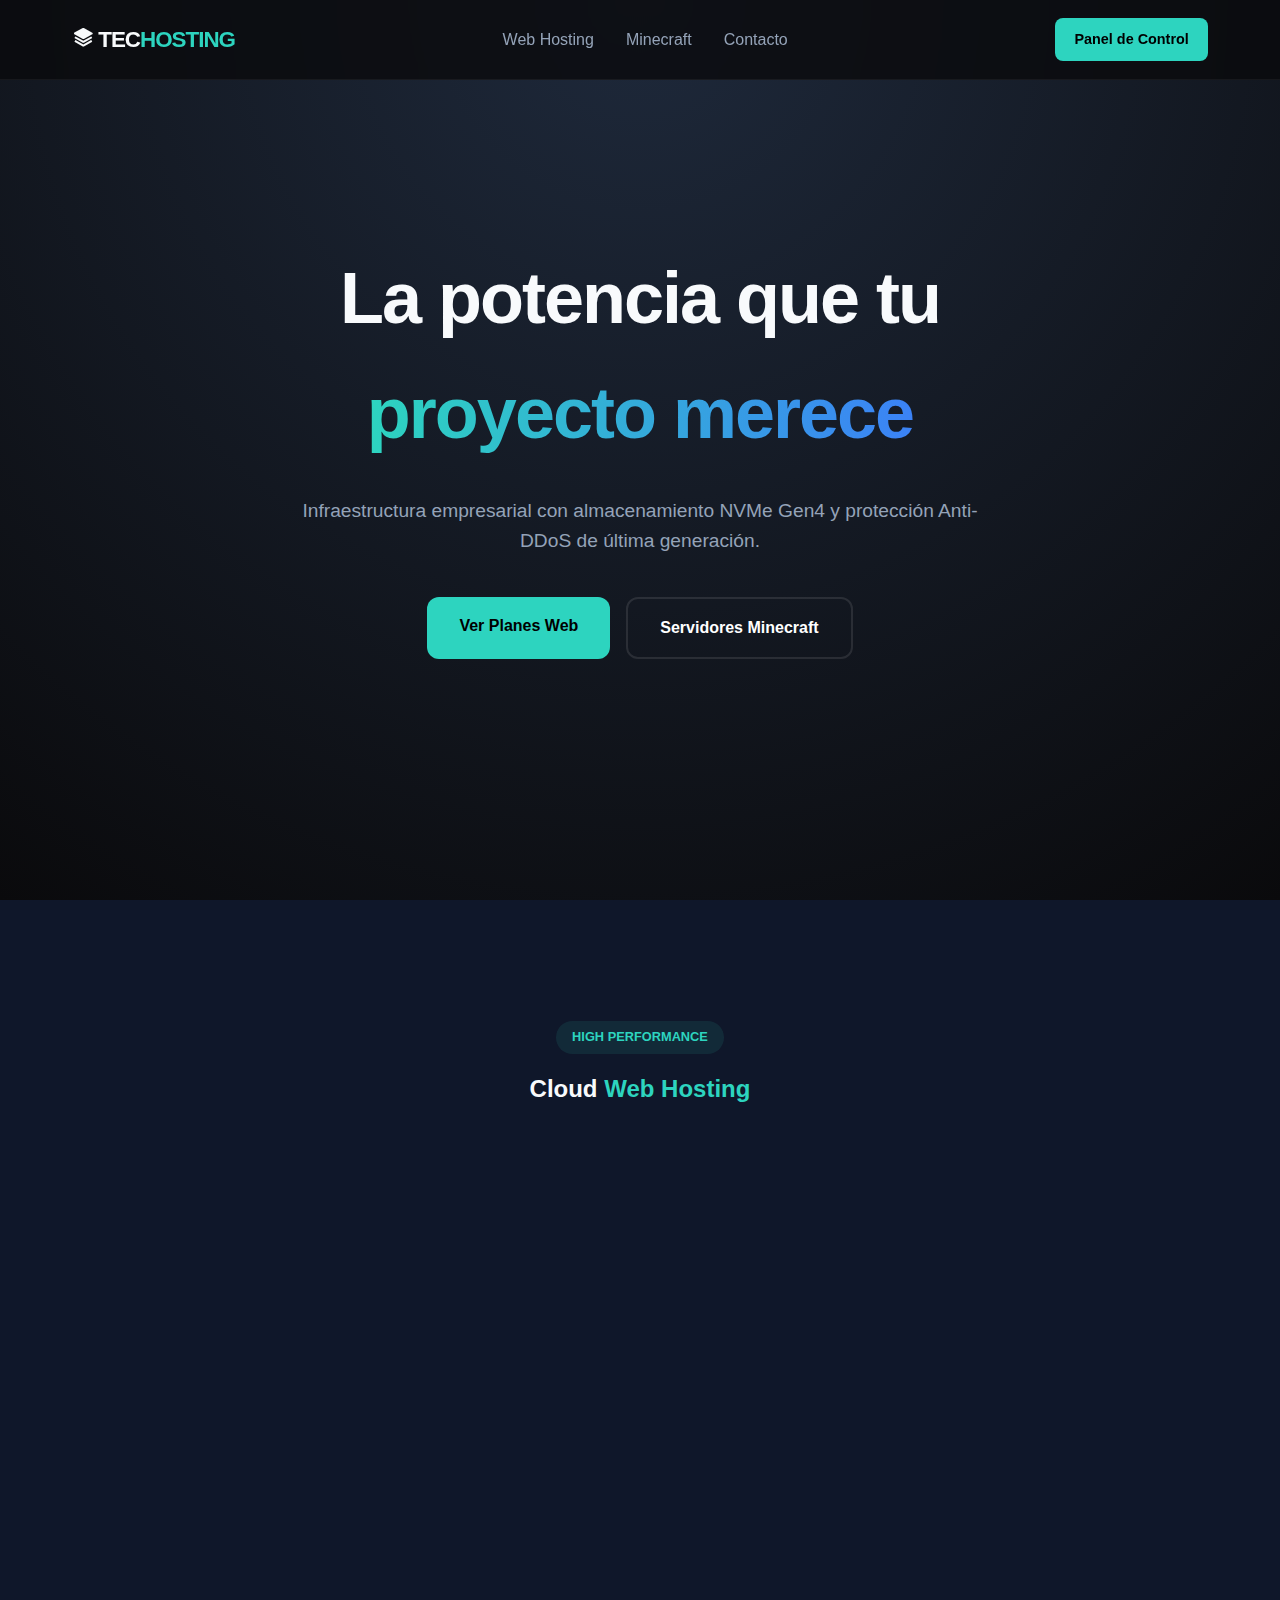
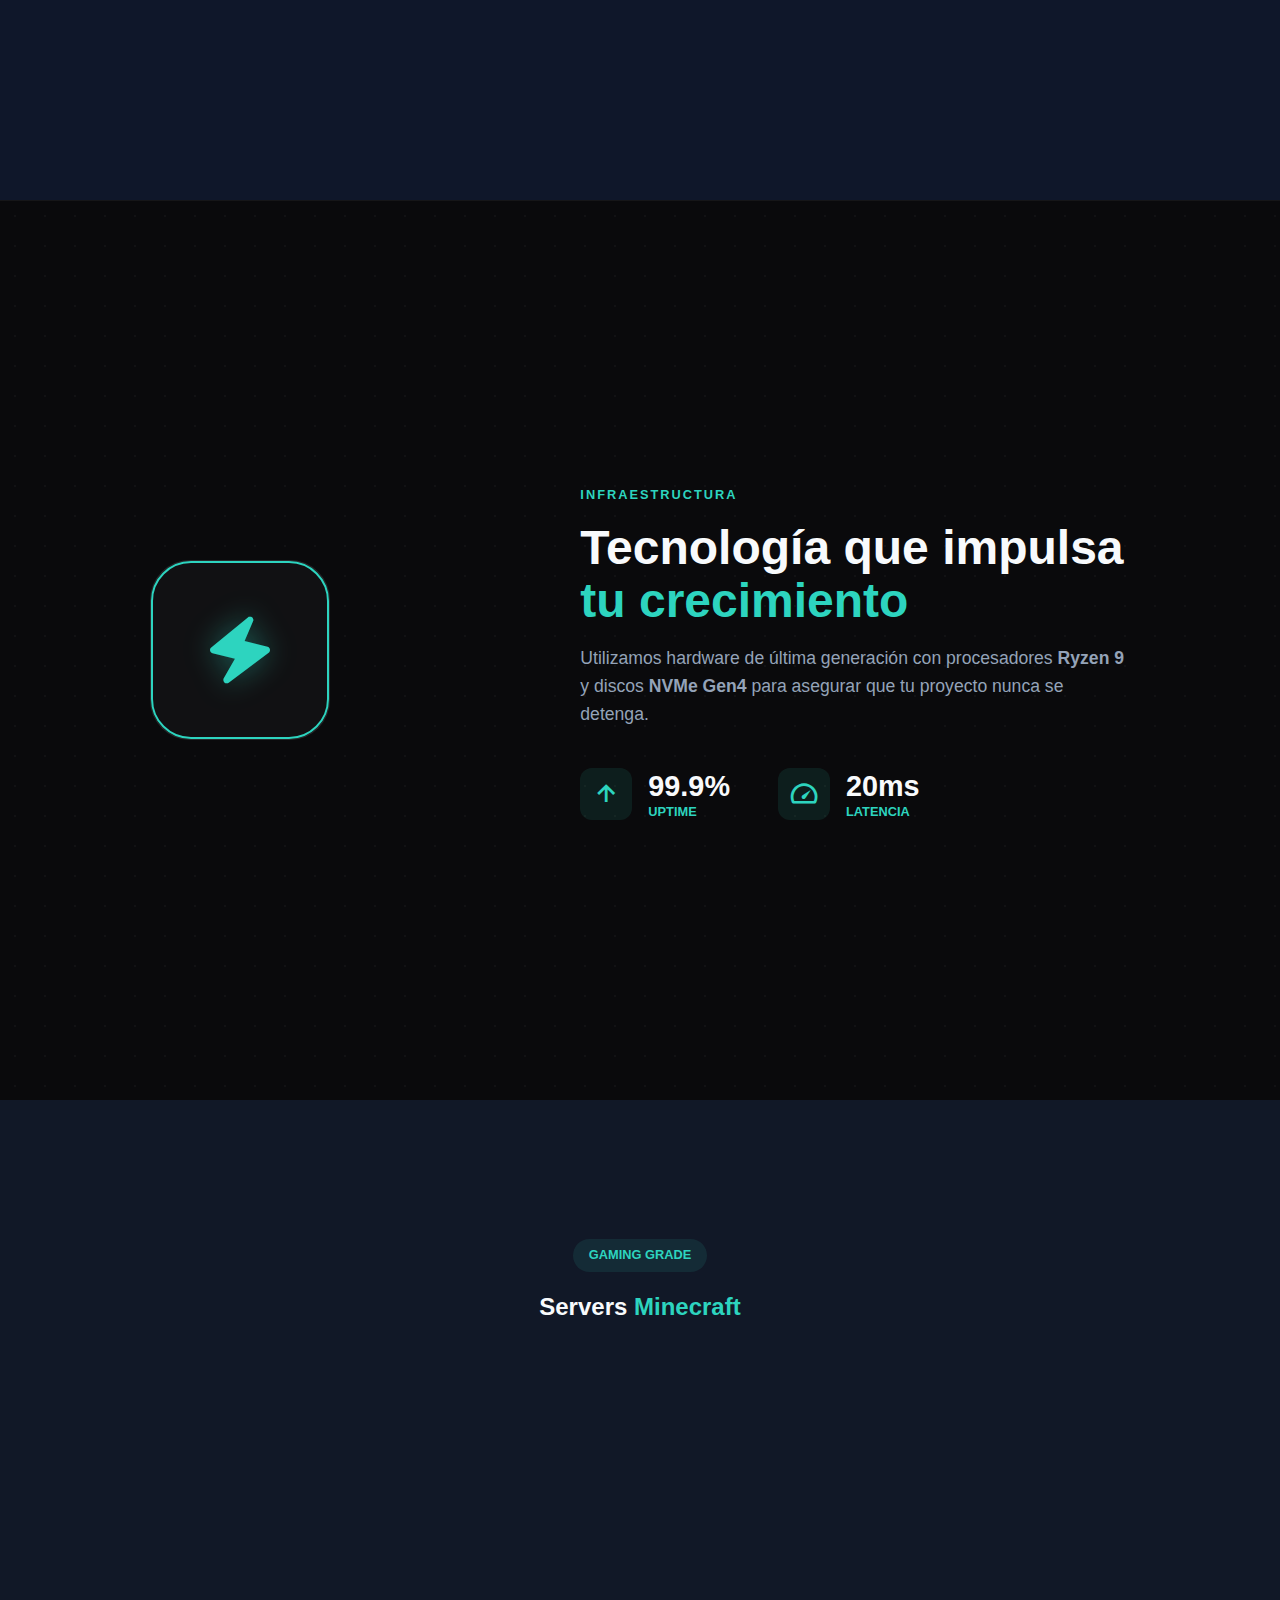
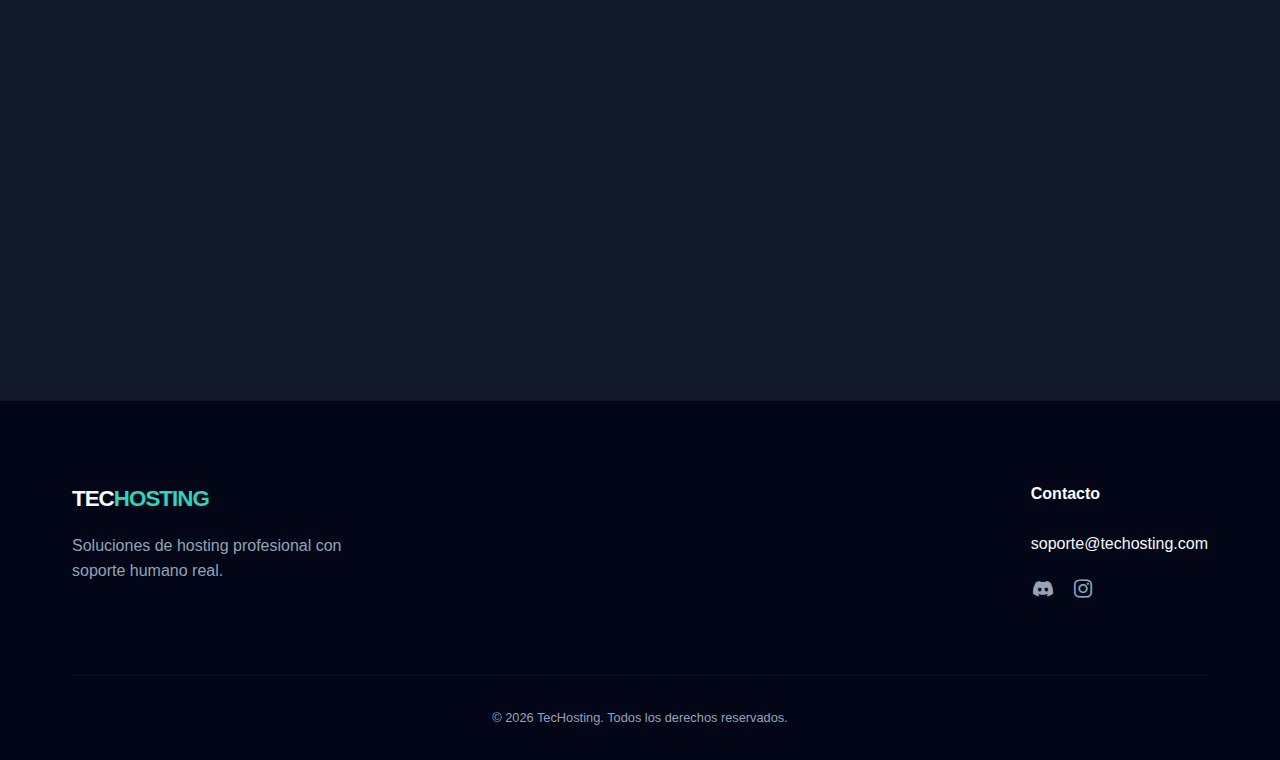
<file: index.html>
<!DOCTYPE html>
<html lang="es">
<head>
    <meta charset="UTF-8">
    <meta name="viewport" content="width=device-width, initial-scale=1.0">
    <title>TecHosting | Hosting de Alto Rendimiento</title>
    <link rel="stylesheet" href="css/styles.css">
    <link href='https://unpkg.com/boxicons@2.1.4/css/boxicons.min.css' rel='stylesheet'>
</head>
<body>

    <nav class="navbar">
        <div class="container nav-content">
            <div class="logo">
                <i class='bx bxs-layer'></i> <span>TEC<span class="text-accent">HOSTING</span></span>
            </div>
            <ul class="nav-links">
                <li><a href="#web">Web Hosting</a></li>
                <li><a href="#minecraft">Minecraft</a></li>
                <li><a href="contacto.html">Contacto</a></li>
            </ul>
            <a href="#" class="btn-nav">Panel de Control</a>
        </div>
    </nav>

    <header class="hero">
        <div class="container hero-content">
            <h1 class="fade-in">La potencia que tu <br><span class="text-gradient">proyecto merece</span></h1>
            <p>Infraestructura empresarial con almacenamiento NVMe Gen4 y protección Anti-DDoS de última generación.</p>
            <div class="hero-btns">
                <a href="#web" class="btn-primary">Ver Planes Web</a>
                <a href="#minecraft" class="btn-outline">Servidores Minecraft</a>
            </div>
        </div>
    </header>

    <main>
        <section id="web" class="section-full bg-web">
            <div class="container">
                <div class="section-title">
                    <span class="tag">High Performance</span>
                    <h2>Cloud <span class="text-accent">Web Hosting</span></h2>
                </div>
                <div  class="plans-wrapper">
                    <div class="card reveal">
                        <span class="plan-name">Starter</span>
                        <div class="price">$2.50<span>/mes</span></div>
                        <ul class="features">
                            <li><i class='bx bx-check'></i> 2GB NVMe SSD</li>
                            <li><i class='bx bx-check'></i> 1 Dominio</li>
                        </ul>
                        <a href="registro.html" class="btn-card">Seleccionar</a>
                    </div>
                    <div  class="card featured reveal">
                        <div class="best-value">Más Popular</div>
                        <span class="plan-name">Business</span>
                        <div class="price">$9.99<span>/mes</span></div>
                        <ul class="features">
                            <li><i class='bx bx-check'></i> 25GB NVMe SSD</li>
                            <li><i class='bx bx-check'></i> Sitios Ilimitados</li>
                        </ul>
                        <a href="registro.html" class="btn-primary">Seleccionar</a>
                    </div>
                    <div class="card reveal">
                        <span class="plan-name">Enterprise</span>
                        <div class="price">$19.99<span>/mes</span></div>
                        <ul class="features">
                            <li><i class='bx bx-check'></i> 100GB NVMe SSD</li>
                            <li><i class='bx bx-check'></i> Soporte 24/7</li>
                        </ul>
                        <a href="registro.html" class="btn-card">Seleccionar</a>
                    </div>
                </div>
            </div>
        </section>

       <section class="premium-divider">
    <div class="container premium-grid">
        
        <div class="premium-visual">
            <div class="glass-card">
                <i class='bx bxs-zap'></i>
                <div class="pulse-ring"></div>
            </div>
        </div>

        <div class="premium-info">
            <span class="tag-alt">Infraestructura</span>
            <h2>Tecnología que impulsa <br><span class="text-accent">tu crecimiento</span></h2>
            <p>Utilizamos hardware de última generación con procesadores <strong>Ryzen 9</strong> y discos <strong>NVMe Gen4</strong> para asegurar que tu proyecto nunca se detenga.</p>
            
            <div class="premium-stats">
                <div class="stat-item-alt">
                    <i class='bx bx-up-arrow-alt'></i>
                    <div>
                        <h3>99.9%</h3>
                        <p>Uptime</p>
                    </div>
                </div>
                <div class="stat-item-alt">
                    <i class='bx bx-tachometer'></i>
                    <div>
                        <h3>20ms</h3>
                        <p>Latencia</p>
                    </div>
                </div>
            </div>
        </div>

    </div>
</section>

        <section id="minecraft" class="section-full bg-mc">
            <div class="container">
                <div class="section-title">
                    <span class="tag">Gaming Grade</span>
                    <h2>Servers <span class="text-accent">Minecraft</span></h2>
                </div>
                <div class="plans-wrapper">
                    <div class="card reveal">
                        <span class="plan-name">Dirt</span>
                        <div class="price">$3.00<span>/mes</span></div>
                        <ul class="features">
                            <li><i class='bx bx-bolt-circle'></i> 2GB RAM</li>
                        </ul>
                        <a href="registro.html" class="btn-card">Contratar</a>
                    </div>
                    <div class="card featured reveal">
                        <div class="best-value">Más Popular</div>
                        <span class="plan-name">Iron</span>
                        <div class="price">$12.00<span>/mes</span></div>
                        <ul class="features">
                            <li><i class='bx bx-bolt-circle'></i> 8GB RAM</li>
                        </ul>
                        <a href="registro.html" class="btn-primary">Contratar</a>
                    </div>
                    <div class="card reveal">
                        <span class="plan-name">Diamond</span>
                        <div class="price">$24.00<span>/mes</span></div>
                        <ul class="features">
                            <li><i class='bx bx-bolt-circle'></i> 16GB RAM</li>
                        </ul>
                        <a href="registro.html" class="btn-card">Contratar</a>
                    </div>
                </div>
            </div>
        </section>
    </main>

    <footer id="contacto">
        <div class="container footer-content">
            <div class="footer-main">
                <div class="footer-brand">
                    <div class="logo">TEC<span class="text-accent">HOSTING</span></div>
                    <p>Soluciones de hosting profesional con soporte humano real.</p>
                </div>
                <div class="footer-nav">
                    <h4>Contacto</h4>
                    <p>soporte@techosting.com</p>
                    <div class="social-icons">
                        <a href="#"><i class='bx bxl-discord-alt'></i></a>
                        <a href="#"><i class='bx bxl-instagram'></i></a>
                    </div>
                </div>
            </div>
            <div class="footer-copy">
                &copy; 2026 TecHosting. Todos los derechos reservados.
            </div>
        </div>
    </footer>

</body>
<script type="module" src="js/app.js"></script>
</html>
</file>
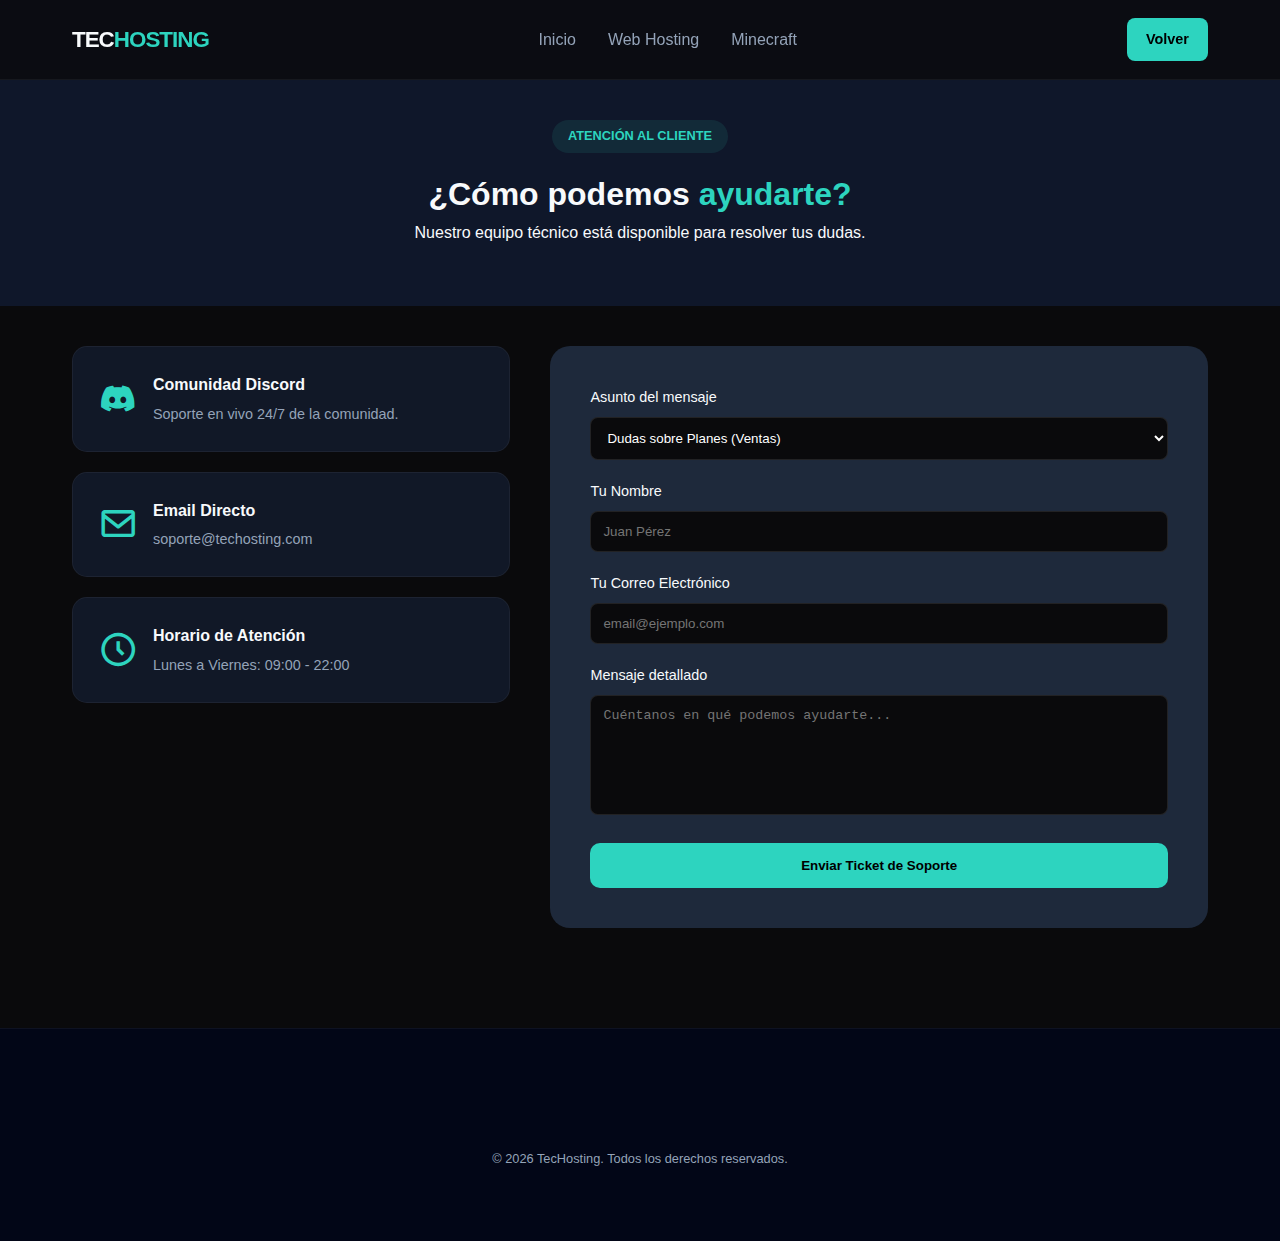
<file: contacto.html>
<!DOCTYPE html>
<html lang="es">
<head>
    <meta charset="UTF-8">
    <meta name="viewport" content="width=device-width, initial-scale=1.0">
    <title>TecHosting | Soporte y Contacto</title>
    <link rel="stylesheet" href="css/styles.css">
    <link href='https://unpkg.com/boxicons@2.1.4/css/boxicons.min.css' rel='stylesheet'>
    <style>
        .support-hero { padding: 120px 0 60px; text-align: center; background: var(--bg-web); }
        .contact-grid { display: grid; grid-template-columns: 1fr 1.5fr; gap: 40px; margin-top: 40px; }
        
        /* Tarjetas de contacto rápido */
        .info-side { display: flex; flex-direction: column; gap: 20px; }
        .contact-method { 
            background: var(--bg-mc); padding: 25px; border-radius: 15px; 
            border: 1px solid rgba(255,255,255,0.05); display: flex; align-items: center; gap: 15px;
        }
        .contact-method i { font-size: 2.5rem; color: var(--accent); }
        .contact-method h4 { margin-bottom: 5px; }
        .contact-method p { color: var(--text-dim); font-size: 0.9rem; }

        /* Formulario Estilizado */
        .form-side { background: var(--card-bg); padding: 40px; border-radius: 20px; }
        .form-group { margin-bottom: 20px; }
        .form-group label { display: block; margin-bottom: 8px; color: var(--text-main); font-size: 0.9rem; }
        .form-group input, .form-group textarea, .form-group select {
            width: 100%; padding: 12px; border-radius: 8px; background: var(--bg-main);
            border: 1px solid rgba(255,255,255,0.1); color: white; outline: none;
        }
        .form-group textarea { height: 120px; resize: none; }
        .form-group input:focus, .form-group textarea:focus { border-color: var(--accent); }

        .btn-send { width: 100%; padding: 15px; background: var(--accent); color: #000; border: none; border-radius: 10px; font-weight: 700; cursor: pointer; transition: 0.3s; }
        .btn-send:hover { filter: brightness(1.1); transform: translateY(-3px); }

        @media (max-width: 968px) { .contact-grid { grid-template-columns: 1fr; } }
    </style>
</head>
<body>

    <nav class="navbar">
        <div class="container nav-content">
            <div class="logo">TEC<span class="text-accent">HOSTING</span></div>
            <ul class="nav-links">
                <li><a href="index.html">Inicio</a></li>
                <li><a href="index.html#web">Web Hosting</a></li>
                <li><a href="index.html#minecraft">Minecraft</a></li>
            </ul>
            <a href="index.html" class="btn-nav">Volver</a>
        </div>
    </nav>

    <section class="support-hero">
        <div class="container">
            <span class="tag">Atención al Cliente</span>
            <h1>¿Cómo podemos <span class="text-accent">ayudarte?</span></h1>
            <p>Nuestro equipo técnico está disponible para resolver tus dudas.</p>
        </div>
    </section>

    <section class="container" style="padding-bottom: 100px;">
        <div class="contact-grid">
            <div class="info-side">
                <div class="contact-method">
                    <i class='bx bxl-discord-alt'></i>
                    <div>
                        <h4>Comunidad Discord</h4>
                        <p>Soporte en vivo 24/7 de la comunidad.</p>
                    </div>
                </div>
                <div class="contact-method">
                    <i class='bx bx-envelope'></i>
                    <div>
                        <h4>Email Directo</h4>
                        <p>soporte@techosting.com</p>
                    </div>
                </div>
                <div class="contact-method">
                    <i class='bx bx-time-five'></i>
                    <div>
                        <h4>Horario de Atención</h4>
                        <p>Lunes a Viernes: 09:00 - 22:00</p>
                    </div>
                </div>
            </div>

            <div class="form-side">
                <form action="https://formspree.io/f/TU_EMAIL_AQUI" method="POST">
                    <div class="form-group">
                        <label>Asunto del mensaje</label>
                        <select name="asunto" required>
                            <option value="ventas">Dudas sobre Planes (Ventas)</option>
                            <option value="tecnico">Problema Técnico</option>
                            <option value="pagos">Problemas con Pagos</option>
                            <option value="otro">Otros asuntos</option>
                        </select>
                    </div>
                    <div class="form-group">
                        <label>Tu Nombre</label>
                        <input type="text" name="nombre" placeholder="Juan Pérez" required>
                    </div>
                    <div class="form-group">
                        <label>Tu Correo Electrónico</label>
                        <input type="email" name="email" placeholder="email@ejemplo.com" required>
                    </div>
                    <div class="form-group">
                        <label>Mensaje detallado</label>
                        <textarea name="mensaje" placeholder="Cuéntanos en qué podemos ayudarte..." required></textarea>
                    </div>
                    <button type="submit" class="btn-send">Enviar Ticket de Soporte</button>
                </form>
            </div>
        </div>
    </section>

    <footer>
        <div class="container" style="text-align: center; color: var(--text-dim); font-size: 0.8rem; padding: 40px 0;">
            &copy; 2026 TecHosting. Todos los derechos reservados.
        </div>
    </footer>

</body>
</html>
</file>
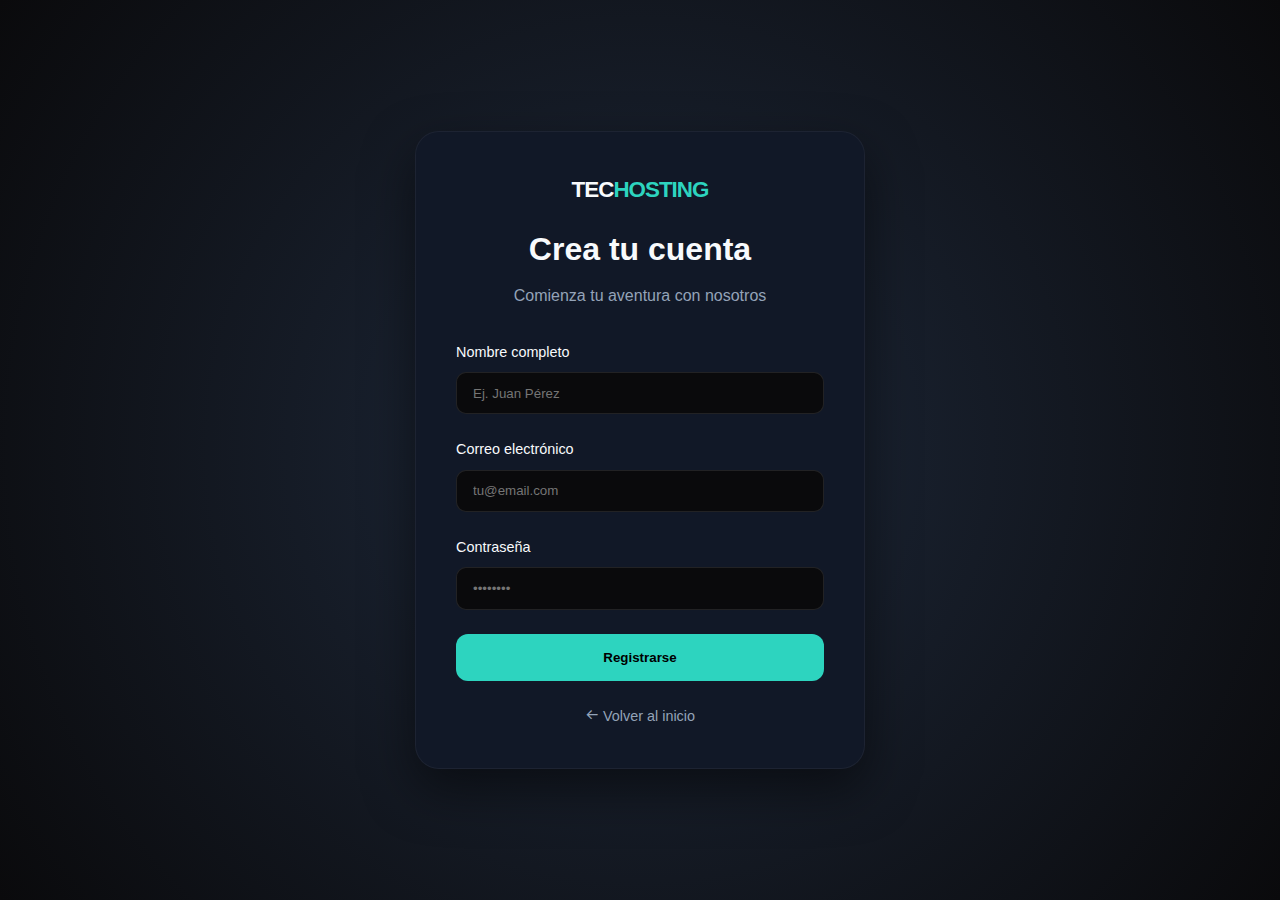
<file: registro.html>
<!DOCTYPE html>
<html lang="es">
<head>
    <meta charset="UTF-8">
    <meta name="viewport" content="width=device-width, initial-scale=1.0">
    <title>TecHosting | Crear Cuenta</title>
    <link rel="stylesheet" href="css/styles.css">
    <link href='https://unpkg.com/boxicons@2.1.4/css/boxicons.min.css' rel='stylesheet'>
    <style>
        /* Estilos específicos para la página de registro */
        .auth-container {
            min-height: 100vh;
            display: flex;
            align-items: center;
            justify-content: center;
            background: radial-gradient(circle at center, #1e293b 0%, #0a0a0c 100%);
            padding: 2rem;
        }
        .auth-card {
            background: #111827;
            padding: 2.5rem;
            border-radius: 24px;
            border: 1px solid rgba(255,255,255,0.05);
            width: 100%;
            max-width: 450px;
            box-shadow: 0 20px 50px rgba(0,0,0,0.5);
        }
        .auth-header { text-align: center; margin-bottom: 2rem; }
        .auth-header h2 { font-size: 2rem; margin-bottom: 0.5rem; }
        .auth-header p { color: #94a3b8; }

        .form-group { margin-bottom: 1.5rem; }
        .form-group label { display: block; margin-bottom: 0.5rem; color: #f8fafc; font-size: 0.9rem; }
        .form-group input {
            width: 100%;
            padding: 0.8rem 1rem;
            border-radius: 10px;
            border: 1px solid rgba(255,255,255,0.1);
            background: #0a0a0c;
            color: white;
            outline: none;
            transition: 0.3s;
        }
        .form-group input:focus { border-color: #2dd4bf; box-shadow: 0 0 0 2px rgba(45, 212, 191, 0.2); }

        .btn-full {
            width: 100%;
            padding: 1rem;
            background: #2dd4bf;
            color: #000;
            border: none;
            border-radius: 12px;
            font-weight: 700;
            cursor: pointer;
            transition: 0.3s;
        }
        .btn-full:hover { transform: translateY(-2px); filter: brightness(1.1); }
        
        .back-link {
            display: block;
            text-align: center;
            margin-top: 1.5rem;
            color: #94a3b8;
            text-decoration: none;
            font-size: 0.9rem;
        }
        .back-link:hover { color: #2dd4bf; }
    </style>
</head>
<body>

    <div class="auth-container">
        <div class="auth-card">
            <div class="auth-header">
                <div class="logo" style="margin-bottom: 1rem;">TEC<span style="color: #2dd4bf;">HOSTING</span></div>
                <h2>Crea tu cuenta</h2>
                <p>Comienza tu aventura con nosotros</p>
            </div>

            <form id="registroForm">
                <div class="form-group">
                    <label>Nombre completo</label>
                    <input type="text" placeholder="Ej. Juan Pérez" required>
                </div>
                <div class="form-group">
                    <label>Correo electrónico</label>
                    <input type="email" placeholder="tu@email.com" required>
                </div>
                <div class="form-group">
                    <label>Contraseña</label>
                    <input type="password" placeholder="••••••••" required>
                </div>
                
                <button type="submit" class="btn-full">Registrarse</button>
            </form>

            <a href="index.html" class="back-link"><i class='bx bx-arrow-back'></i> Volver al inicio</a>
        </div>
    </div>

    <script>
        // Un pequeño truco de JS para simular que algo pasa
        document.getElementById('registroForm').addEventListener('submit', function(e) {
            e.preventDefault();
            alert('¡Genial! Has completado la práctica. En una web real, aquí enviaríamos los datos a FOSSBilling o a una base de datos.');
        });
    </script>
</body>
</html>
</file>
<file: css/styles.css>
/* PALETA PROFESIONAL 2025 */
:root {
    --bg-main: #0a0a0c;       /* Negro neutro suave */
    --bg-web: #0f172a;        /* Azul noche profundo */
    --bg-mc: #111827;         /* Gris azulado oscuro */
    --card-bg: #1e293b;       /* Elevación visual */
    --accent: #2dd4bf;        /* Menta cian desaturado (más elegante) */
    --accent-hover: #5eead4;
    --text-main: #f8fafc;
    --text-dim: #94a3b8;
    --white: #ffffff;
}

* { margin: 0; padding: 0; box-sizing: border-box; }
html { scroll-behavior: smooth; scroll-padding-top: 80px;}
body { font-family: 'Inter', sans-serif; background-color: var(--bg-main); color: var(--text-main); line-height: 1.6; }

.container { max-width: 1200px; margin: 0 auto; padding: 0 2rem; }

/* NAVBAR MINIMALISTA */
.navbar {
    height: 80px;
    display: flex;
    align-items: center;
    position: fixed;
    top: 0; width: 100%; z-index: 1000;
    background: rgba(10, 10, 12, 0.8);
    backdrop-filter: blur(12px);
    border-bottom: 1px solid rgba(255,255,255,0.05);
}
.nav-content { display: flex; justify-content: space-between; align-items: center; width: 100%; }
.logo { font-size: 1.4rem; font-weight: 800; letter-spacing: -1px; }
.text-accent { color: var(--accent); }
.nav-links { display: flex; gap: 2rem; list-style: none; }
.nav-links a { color: var(--text-dim); text-decoration: none; font-weight: 500; transition: 0.3s; }
.nav-links a:hover { color: var(--accent); }
.btn-nav { background: var(--accent); color: #000; padding: 0.6rem 1.2rem; border-radius: 8px; text-decoration: none; font-weight: 700; font-size: 0.9rem; }

/* HERO */
.hero {
    height: 100vh;
    display: flex;
    align-items: center;
    justify-content: center;
    text-align: center;
    background: radial-gradient(circle at top, #1e293b 0%, var(--bg-main) 100%);
}
.hero h1 { font-size: clamp(2.5rem, 6vw, 4.5rem); font-weight: 900; letter-spacing: -2px; margin-bottom: 1.5rem; }
.text-gradient { background: linear-gradient(to right, #2dd4bf, #3b82f6); -webkit-background-clip: text; -webkit-text-fill-color: transparent; }
.hero p { color: var(--text-dim); max-width: 700px; margin: 0 auto 2.5rem; font-size: 1.2rem; }
.hero-btns { display: flex; gap: 1rem; justify-content: center; }

/* SECCIONES 100VH */
.section-full {
    min-height: 100vh;
    display: flex;
    flex-direction: column;
    justify-content: center;
    padding: 6rem 0;
}
.bg-web { background-color: var(--bg-web); }
.bg-mc { background-color: var(--bg-mc); }

.section-title { text-align: center; margin-bottom: 4rem; }
.tag { background: rgba(45, 212, 191, 0.1); color: var(--accent); padding: 0.4rem 1rem; border-radius: 20px; font-size: 0.8rem; font-weight: 700; text-transform: uppercase; margin-bottom: 1rem; display: inline-block; }

/* PLANES HORIZONTALES */
.plans-wrapper {
    display: flex;
    gap: 2rem;
    justify-content: center;
    align-items: stretch;
    padding: 40px 20px; /* Esto da espacio para que las tarjetas respiren */
    overflow: visible;  /* Evita que los bordes menta se corten al animar */
}

.card {
    flex: 1;
    background: rgba(30, 41, 59, 0.5);
    border: 1px solid rgba(255,255,255,0.05);
    padding: 3rem 2rem;
    border-radius: 24px;
    text-align: center;
    display: flex;
    flex-direction: column;
    transition: 0.4s ease;
}
.card.reveal.active:hover {
    transform: translateY(-15px) !important;
    background: rgba(30, 41, 59, 0.8);
    border-color: var(--accent);
    box-shadow: 0 10px 30px rgba(0, 0, 0, 0.5);
}

.card.featured.reveal.active:hover {
    transform: translateY(-15px) scale(1.05) !important;
    background: #1e293b;
    box-shadow: 0 0 30px rgba(45, 212, 191, 0.3);
}

.card.featured {
    background: #1e293b;
    border: 2px solid var(--accent);
    position: relative;
    z-index: 10;
    /* Quitamos el transform de aquí para que lo controle la clase .active */
}
.best-value { position: absolute; top: -15px; left: 50%; transform: translateX(-50%); background: var(--accent); color: #000; padding: 4px 15px; border-radius: 12px; font-size: 0.75rem; font-weight: 800; }

.plan-name { font-size: 1.2rem; font-weight: 700; color: var(--text-dim); }
.price { font-size: 3rem; font-weight: 800; margin: 1.5rem 0; }
.price span { font-size: 1rem; color: var(--text-dim); font-weight: 400; }

.features { list-style: none; text-align: left; margin-bottom: 2.5rem; flex-grow: 1; }
.features li { margin-bottom: 0.8rem; display: flex; align-items: center; gap: 0.5rem; color: var(--text-dim); font-size: 0.95rem; }
.features i { color: var(--accent); font-size: 1.2rem; }

/* BOTONES */
.btn-primary { background: var(--accent); color: #000; padding: 1rem 2rem; border-radius: 12px; text-decoration: none; font-weight: 700; transition: 0.3s; }
.btn-primary:hover { filter: brightness(1.1); transform: translateY(-2px); }

.btn-outline { border: 2px solid rgba(255,255,255,0.1); color: var(--white); padding: 1rem 2rem; border-radius: 12px; text-decoration: none; font-weight: 600; }
.btn-outline:hover { background: rgba(255,255,255,0.05); }

.btn-card { border: 1px solid rgba(255,255,255,0.2); color: var(--white); padding: 0.8rem; border-radius: 10px; text-decoration: none; font-weight: 600; }


/* --- DISEÑO PREMIUM DIVIDER --- */
.premium-divider {
    min-height: 100vh; /* Asegura que ocupe toda la pantalla */
    display: flex;
    align-items: center; /* ESTO centra el contenido verticalmente en el eje Y */
    justify-content: center;
    background-color: var(--bg-main);
    background-image: radial-gradient(rgba(255,255,255,0.03) 1px, transparent 1px);
    background-size: 30px 30px;
    position: relative;
    border-top: 1px solid rgba(255,255,255,0.05);
    padding: 0 2rem; /* Eliminamos el 120px para no empujar el contenido hacia abajo */
}

.premium-grid {
    display: grid;
    grid-template-columns: 1fr 1.5fr;
    gap: 4rem;
    align-items: center;
    
}

/* Tarjeta de Cristal (Glassmorphism) */
.glass-card {
    width: 180px;
    height: 180px;
    background: rgba(255, 255, 255, 0.03);
    backdrop-filter: blur(10px);
    border: 1px solid rgba(255, 255, 255, 0.1);
    border-radius: 40px;
    display: flex;
    justify-content: center;
    align-items: center;
    position: relative;
    z-index: 2;
}

.glass-card i {
    font-size: 5rem;
    color: var(--accent);
    filter: drop-shadow(0 0 15px rgba(45, 212, 191, 0.4));
}

/* Animación de Pulso */
.pulse-ring {
    position: absolute;
    width: 100%;
    height: 100%;
    border: 2px solid var(--accent);
    border-radius: 40px;
    animation: premium-pulse 2s infinite;
}

@keyframes premium-pulse {
    0% { transform: scale(1); opacity: 0.5; }
    100% { transform: scale(1.5); opacity: 0; }
}

/* Estilos de Texto y Stats */
.tag-alt {
    color: var(--accent);
    font-weight: 800;
    text-transform: uppercase;
    letter-spacing: 2px;
    font-size: 0.8rem;
}

.premium-info h2 {
    font-size: 3rem;
    margin: 1rem 0;
    line-height: 1.1;
}

.premium-info p {
    color: var(--text-dim);
    font-size: 1.1rem;
    max-width: 550px;
    margin-bottom: 2.5rem;
}

.premium-stats {
    display: flex;
    gap: 3rem;
}

.stat-item-alt {
    display: flex;
    align-items: center;
    gap: 1rem;
}

.stat-item-alt i {
    font-size: 2rem;
    color: var(--accent);
    background: rgba(45, 212, 191, 0.1);
    padding: 10px;
    border-radius: 12px;
}

.stat-item-alt h3 { font-size: 1.8rem; margin: 0; }
.stat-item-alt p { font-size: 0.8rem; margin: 0; color: var(--accent); font-weight: 700; text-transform: uppercase; }

/* Responsive */

@media (max-width: 968px) {
    .premium-divider.full-screen, 
    .premium-divider {
        height: auto;
        min-height: 100vh; /* Mantiene el tamaño de pantalla completa */
        display: flex;
        align-items: center; /* ESTO CENTRA TODO EN EL EJE Y */
        padding: 100px 0;
    }

    .premium-grid {
        grid-template-columns: 1fr; /* Cambia a una sola columna */
        text-align: center;
        gap: 3rem;
        display: flex;
        flex-direction: column;
        justify-content: center; /* Refuerza el centrado vertical */
    }

    /* CENTRADO DEL ICONO EN EL EJE X */
    .premium-visual {
        display: flex;
        justify-content: center; /* ESTO CENTRA EL ICONO EN EL EJE X */
        width: 100%;
    }

    .glass-card {
        margin: 0 auto; /* Asegura que la tarjeta no se desplace */
    }

    .premium-info p {
        margin: 1rem auto 2.5rem;
    }

    .premium-stats {
        justify-content: center; /* Centra las estadísticas en móvil */
    }
}



/* FOOTER */
footer { background: #020617; padding: 5rem 0 2rem; border-top: 1px solid rgba(255,255,255,0.05); }
.footer-main { display: flex; justify-content: space-between; margin-bottom: 4rem; }
.footer-brand p { color: var(--text-dim); margin-top: 1rem; max-width: 300px; }
.footer-nav h4 { margin-bottom: 1.5rem; color: var(--white); }
.social-icons { display: flex; gap: 1rem; font-size: 1.5rem; margin-top: 1rem; }
.social-icons a { color: var(--text-dim); }
.footer-copy { text-align: center; color: var(--text-dim); font-size: 0.8rem; border-top: 1px solid rgba(255,255,255,0.05); padding-top: 2rem; }

/* RESPONSIVE */
@media (max-width: 968px) {
    .plans-wrapper { flex-direction: column; }
    .card.featured { transform: scale(1); }
    .section-full { min-height: auto; }
}

/* ============================================================
   RESPONSIVE DESIGN 2.0 - TEC HOSTING
   ============================================================ */

/* 1. PREVENCIÓN GLOBAL DE DESBORDAMIENTO */
html, body {
    overflow-x: hidden; /* Elimina el scroll lateral y el efecto zoom raro */
    width: 100%;
}

@media screen and (max-width: 1024px) {
    /* 2. NAVBAR: Reestructuración para que nada choque */
    .navbar {
        height: auto; /* Permite que crezca según el contenido */
        padding: 1rem 0;
        position: relative; /* Evita que el hero se meta debajo en móviles */
    }

    .nav-content {
        flex-direction: column;
        gap: 1.2rem;
    }

    .nav-links {
        gap: 1.2rem;
        flex-wrap: wrap;
        justify-content: center;
    }

    .nav-links a {
        font-size: 0.85rem;
    }

    /* 3. EL BOTÓN .BTN-NAV (ARREGLO FINAL) */
    /* Usamos prioridad alta para asegurar que el texto se quede adentro */
    .btn-nav {
        display: inline-flex !important; 
        align-items: center;
        justify-content: center;
        width: auto !important;
        min-width: 160px; /* Suficiente para "Panel de Control" */
        padding: 0.5rem 1.2rem !important;
        font-size: 0.8rem !important;
        white-space: nowrap !important; /* BLOQUEA que el texto se salga o se parta */
        margin: 0 auto;
        line-height: 1.2 !important;
    }

    /* 4. HERO: Ajuste de textos y botones */
    .hero {
        height: auto;
        min-height: 70vh;
        padding: 4rem 1rem;
    }

    .hero h1 {
        font-size: 2.2rem;
        line-height: 1.2;
    }

    .hero-btns {
        flex-direction: column;
        align-items: center;
        width: 100%;
        max-width: 300px;
        margin: 0 auto;
    }

    .hero-btns .btn-primary, 
    .hero-btns .btn-outline {
        width: 100%;
        text-align: center;
    }

    /* 5. PLANES: De filas a columnas limpias */
    .plans-wrapper {
        flex-direction: column;
        align-items: center;
        gap: 2.5rem;
        padding: 2rem 1rem;
    }

    .card {
        width: 100%;
        max-width: 380px;
        flex: none; /* Evita que las tarjetas intenten estirarse */
    }

    /* Quitamos el aumento de escala en móvil para evitar cortes laterales */
    .card.featured.reveal.active {
        transform: translateY(0) scale(1) !important;
    }
    
    .card.featured.reveal.active:hover {
        transform: translateY(-10px) scale(1) !important;
    }

    /* 6. FOOTER: Alineación para pantallas pequeñas */
    .footer-main {
        flex-direction: column;
        text-align: center;
        gap: 2.5rem;
    }

    .footer-brand p {
        margin: 1rem auto;
    }
    /* Centrado de iconos de redes sociales */
    .social-icons {
        justify-content: center !important;
        margin-top: 1.5rem !important;
    }
}

/* 7. AJUSTE EXTRA PARA TELÉFONOS MUY PEQUEÑOS (iPhone SE) */
@media screen and (max-width: 380px) {
    .hero h1 {
        font-size: 1.8rem;
    }
    .price {
        font-size: 2.5rem;
    }
}

/* AJUSTE ESPECÍFICO PARA MÓVILES PEQUEÑOS (iPhone SE y similares) */
@media screen and (max-width: 480px) {
    .premium-divider {
        padding: 60px 20px; /* Reducimos el padding para ganar espacio vertical */
    }

    .premium-info h2 {
        font-size: 1.8rem !important; /* El título era muy grande y se cortaba */
        line-height: 1.2;
    }

    .premium-info p {
        font-size: 0.95rem; /* Texto un poco más pequeño para legibilidad */
        margin-bottom: 1.5rem;
    }

    /* Las estadísticas se amontonaban, vamos a ponerlas en una sola columna o más compactas */
    .premium-stats {
        flex-direction: column; 
        gap: 1.5rem;
        align-items: center;
    }

    .stat-item-alt {
        width: 100%;
        justify-content: center;
    }

    /* Reducimos un poco el tamaño de la tarjeta del rayo para que no robe tanto espacio */
    .glass-card {
        width: 140px;
        height: 140px;
        border-radius: 30px;
    }

    .glass-card i {
        font-size: 3.5rem;
    }
}

@media screen and (max-width: 480px) {
    .premium-visual {
        margin-bottom: 2rem; /* Separa el rayo del título */
    }
    
    .premium-info h2 {
        font-size: 2rem !important; /* Un poco más pequeño para que no ocupe tanto alto */
        line-height: 1.1;
    }

    .premium-stats {
        flex-direction: column; /* Una debajo de otra */
        gap: 1.5rem;
        align-items: center;
    }
    
    .stat-item-alt {
        background: rgba(255,255,255,0.02); /* Un fondo muy sutil */
        padding: 10px 20px;
        border-radius: 15px;
        width: 100%;
        max-width: 200px;
    }
}

@media screen and (max-width: 968px) {
    .premium-divider {
        display: flex;
        flex-direction: column;
        justify-content: center; /* Empuja todo al centro vertical */
        min-height: 100vh;
        padding: 40px 20px;
    }
}

@media screen and (max-width: 380px) {
    .premium-stats {
        flex-direction: column; /* Apila 99.9% sobre 20ms */
        gap: 1.5rem; /* Espacio moderado entre los dos bloques */
        align-items: center;
    }

    .stat-item-alt {
        justify-content: center;
        gap: 0.8rem; /* Espacio entre el icono y el texto */
    }

    /* Reducir el tamaño del título para que no empuje todo hacia abajo */
    .premium-info h2 {
        font-size: 1.8rem;
    }
}

/* Compactar el texto de las estadísticas */
.stat-item-alt div {
    display: flex;
    flex-direction: column;
    align-items: flex-start; /* Alinea el texto al inicio */
    line-height: 1.2; /* Reduce el espacio entre líneas */
}

.stat-item-alt h3 {
    font-size: 1.8rem;
    margin: 0; /* Elimina márgenes que separan el número */
    padding: 0;
}

.stat-item-alt p {
    font-size: 0.8rem;
    margin: 0 !important; /* Elimina cualquier margen residual */
    padding: 0;
    color: var(--accent);
    font-weight: 700;
}



/* Estado inicial (Invisible) */
.reveal {
    opacity: 0;
    transform: translateY(30px);
    transition: opacity 0.8s ease, transform 0.8s cubic-bezier(0.2, 0.8, 0.2, 1);
}

/* Estado final para tarjetas NORMALES */
.card.reveal.active {
    opacity: 1;
    transform: translateY(0);
}

/* Estado final para la tarjeta DESTACADA (La clave del éxito) */
.card.featured.reveal.active {
    opacity: 1;
    /* Aquí sumamos el movimiento Y el tamaño grande al mismo tiempo */
    transform: translateY(0) scale(1.05) !important;
}
</file>
